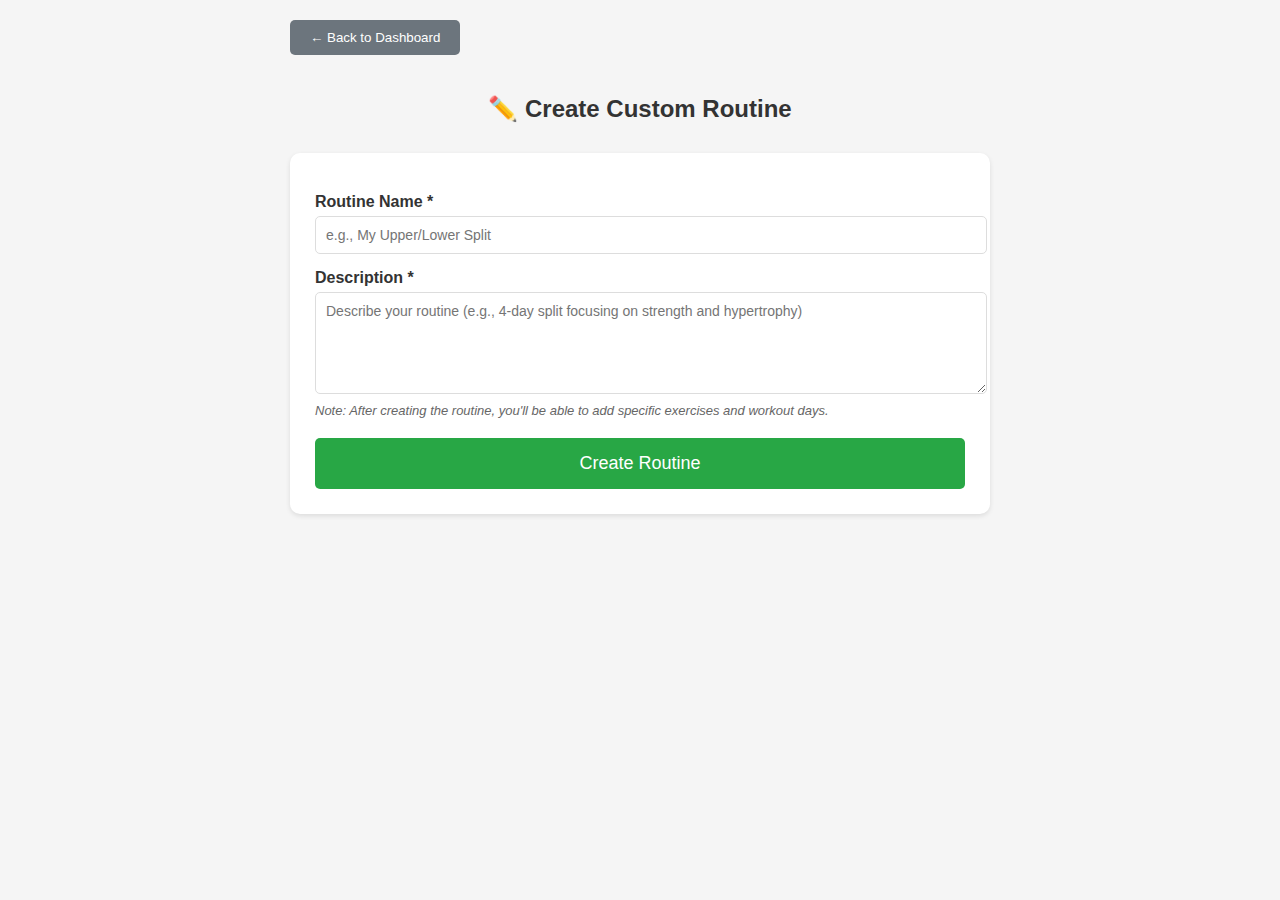
<file: src/main/resources/static/create-routine.html>
<!DOCTYPE html>
<html lang="en">
<head>
  <meta charset="UTF-8">
  <meta name="viewport" content="width=device-width, initial-scale=1.0">
  <title>Create Custom Routine</title>
  <style>
    body {
      font-family: Arial, sans-serif;
      padding: 20px;
      max-width: 700px;
      margin: auto;
      background: #f5f5f5;
    }
    h2 {
      text-align: center;
      color: #333;
      margin-bottom: 30px;
    }
    .back-btn {
      background: #6c757d;
      color: white;
      border: none;
      padding: 10px 20px;
      cursor: pointer;
      border-radius: 5px;
      margin-bottom: 20px;
    }
    .back-btn:hover {
      background: #5a6268;
    }
    .form-card {
      background: white;
      padding: 25px;
      border-radius: 10px;
      box-shadow: 0 2px 5px rgba(0,0,0,0.1);
      margin-bottom: 20px;
    }
    label {
      display: block;
      margin-top: 15px;
      font-weight: bold;
      color: #333;
    }
    input, textarea {
      width: 100%;
      padding: 10px;
      margin-top: 5px;
      border: 1px solid #ddd;
      border-radius: 5px;
      font-size: 14px;
      font-family: Arial, sans-serif;
    }
    textarea {
      resize: vertical;
      min-height: 80px;
    }
    .info-text {
      color: #666;
      font-size: 13px;
      font-style: italic;
      margin-top: 5px;
    }
    .create-btn {
      background: #28a745;
      color: white;
      border: none;
      padding: 15px;
      cursor: pointer;
      width: 100%;
      font-size: 18px;
      border-radius: 5px;
      margin-top: 20px;
    }
    .create-btn:hover {
      background: #218838;
    }
    .success-message {
      background: #d4edda;
      color: #155724;
      padding: 15px;
      border-radius: 5px;
      margin-bottom: 20px;
      border: 1px solid #c3e6cb;
      display: none;
    }
  </style>
</head>
<body>

  <button class="back-btn" onclick="window.location.href='dashboard.html'">← Back to Dashboard</button>
  
  <h2>✏️ Create Custom Routine</h2>

  <div id="successMessage" class="success-message"></div>

  <div class="form-card">
    <label for="routineName">Routine Name *</label>
    <input type="text" id="routineName" placeholder="e.g., My Upper/Lower Split" required>
    
    <label for="routineDescription">Description *</label>
    <textarea id="routineDescription" placeholder="Describe your routine (e.g., 4-day split focusing on strength and hypertrophy)" required></textarea>
    <div class="info-text">Note: After creating the routine, you'll be able to add specific exercises and workout days.</div>

    <button class="create-btn" onclick="createRoutine()">Create Routine</button>
  </div>

  <script>
    async function createRoutine() {
      const name = document.getElementById("routineName").value.trim();
      const description = document.getElementById("routineDescription").value.trim();
      const successMessage = document.getElementById("successMessage");

      if (!name || !description) {
        alert("Please fill in all fields");
        return;
      }

      const token = localStorage.getItem("authToken");
      if (!token) {
        alert("Please log in first");
        window.location.href = "index.html";
        return;
      }

      const routine = {
        name: name,
        description: description,
        isPublic: false
      };

      try {
          const response = await fetch("https://alzaaspr-production.up.railway.app/api/routines", {
          method: "POST",
          headers: {
            "Content-Type": "application/json",
            "Authorization": token
          },
          body: JSON.stringify(routine)
        });

        const result = await response.json();
        
        if (result.success) {
          successMessage.innerHTML = `✓ Routine "${name}" created successfully!`;
          successMessage.style.display = "block";
          
          // Clear form
          document.getElementById("routineName").value = "";
          document.getElementById("routineDescription").value = "";

          // Redirect after 2 seconds
          setTimeout(() => {
            window.location.href = "dashboard.html";
          }, 2000);
        } else {
          alert("Error creating routine: " + result.message);
        }
      } catch (error) {
        console.error("Error:", error);
        alert("Could not connect to server.");
      }
    }

    // Allow Enter key to submit in name field
    document.getElementById("routineName").addEventListener("keypress", (e) => {
      if (e.key === "Enter") {
        e.preventDefault();
        document.getElementById("routineDescription").focus();
      }
    });
  </script>
</body>
</html>
</file>
